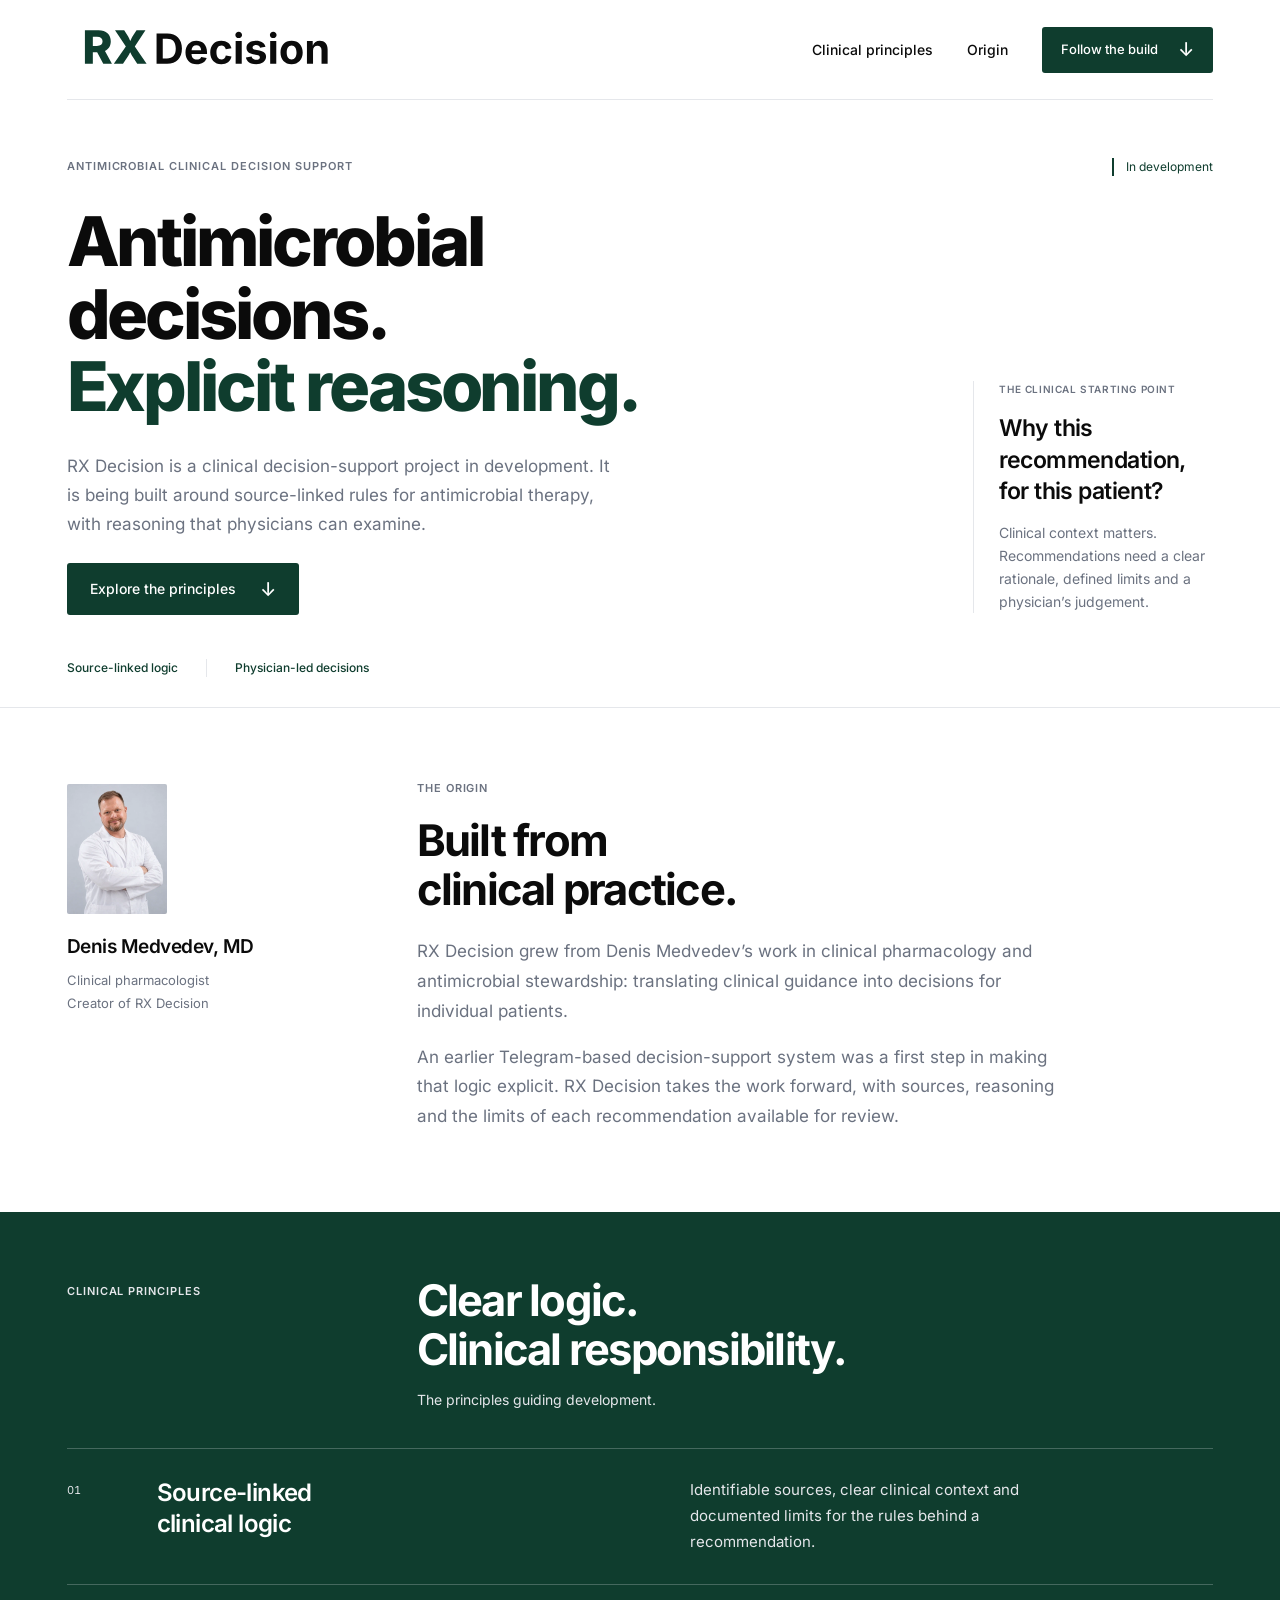
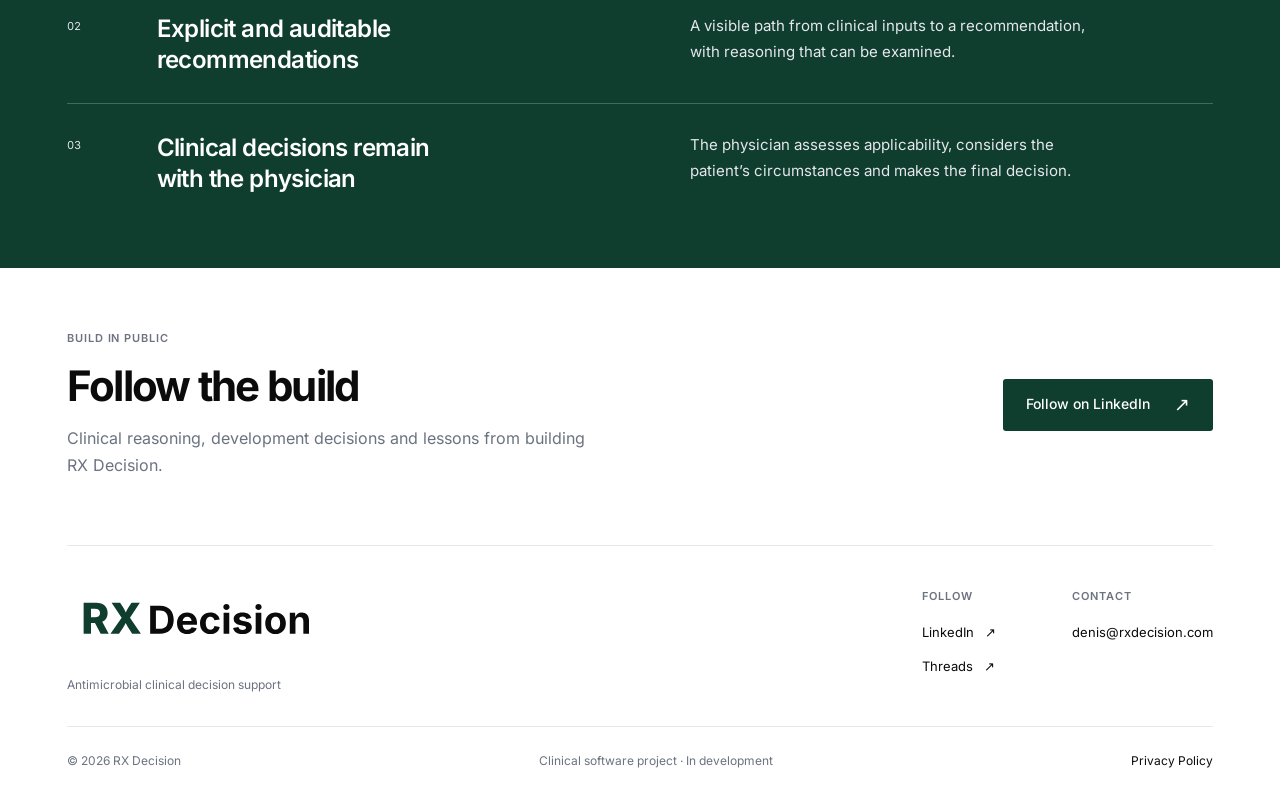
<file: index.html>
<!doctype html>
<html lang="en">
<head>
  <meta charset="utf-8">
  <meta name="viewport" content="width=device-width, initial-scale=1">
  <title>RX Decision — Antimicrobial Clinical Decision Support</title>
  <meta name="description" content="RX Decision is an antimicrobial clinical decision-support project in development. Source-linked clinical logic, explicit reasoning and decisions that remain with the physician.">
  <meta name="theme-color" content="#0F3D2E">
  <meta name="robots" content="index,follow">
  <link rel="canonical" href="https://rxdecision.com/">
  <link rel="icon" type="image/png" sizes="512x512" href="/assets/brand/rx_decision_app_icon_512.png">
  <link rel="apple-touch-icon" href="/assets/brand/rx_decision_app_icon_512.png">
  <link rel="preload" href="/assets/fonts/inter-latin-variable.woff2" as="font" type="font/woff2" crossorigin>
  <meta property="og:type" content="website">
  <meta property="og:url" content="https://rxdecision.com/">
  <meta property="og:title" content="RX Decision — Antimicrobial Clinical Decision Support">
  <meta property="og:description" content="Building clinical decision support that can be inspected. A project in development, grounded in clinical pharmacology.">
  <meta name="twitter:card" content="summary">
  <meta name="twitter:title" content="RX Decision">
  <meta name="twitter:description" content="Building clinical decision support that can be inspected.">
  <link rel="stylesheet" href="./styles.css?v=20261023-brand-v1">
  <script src="./script.js?v=20261023" defer></script>
</head>
<body id="top">
  <a class="skip-link" href="#main-content">Skip to content</a>
  <header class="site-header">
    <div class="shell header-inner">
      <a class="brand" href="#top" aria-label="RX Decision home">
        <span class="brand-wordmark"><img src="/assets/brand/rx_decision_logo_horizontal.svg" alt="RX Decision" width="1600" height="360" decoding="async"></span>
      </a>
      <nav class="desktop-nav" aria-label="Primary navigation">
        <a href="#principles">Clinical principles</a>
        <a href="#origin">Origin</a>
        <a class="button button-primary button-nav" href="#follow">Follow the build <span aria-hidden="true">↓</span></a>
      </nav>
      <button class="menu-toggle" type="button" aria-controls="mobile-menu" aria-expanded="false" aria-label="Open menu" hidden>
        <span class="menu-label">Menu</span><span class="menu-icon" aria-hidden="true"><span></span><span></span></span>
      </button>
    </div>
    <nav id="mobile-menu" class="mobile-menu shell" aria-label="Mobile navigation">
      <a href="#principles">Clinical principles <span aria-hidden="true">↓</span></a>
      <a href="#origin">Origin <span aria-hidden="true">↓</span></a>
      <a href="#follow">Follow the build <span aria-hidden="true">↓</span></a>
    </nav>
  </header>

  <main id="main-content" tabindex="-1">
    <section class="hero" aria-labelledby="hero-heading">
      <div class="shell">
        <div class="hero-intro">
          <p class="eyebrow">Antimicrobial clinical decision support</p>
          <p class="development-status">In development</p>
        </div>
        <div class="hero-grid">
          <div class="hero-copy">
            <h1 id="hero-heading"><span>Antimicrobial</span> <span>decisions.</span> <span class="hero-emphasis">Explicit reasoning.</span></h1>
            <p class="hero-description">RX Decision is a clinical decision-support project in development. It is being built around source-linked rules for antimicrobial therapy, with reasoning that physicians can examine.</p>
            <a class="button button-primary" href="#principles">Explore the principles <span aria-hidden="true">↓</span></a>
          </div>
          <aside class="hero-note" aria-label="The clinical starting point">
            <p class="eyebrow">The clinical starting point</p>
            <p class="clinical-question">Why this recommendation,<br>for this patient?</p>
            <p class="note-body">Clinical context matters. Recommendations need a clear rationale, defined limits and a physician’s judgement.</p>
          </aside>
        </div>
        <p class="hero-signature"><span>Source-linked logic</span><span>Physician-led decisions</span></p>
      </div>
    </section>

    <section id="origin" class="origin-section" aria-labelledby="origin-heading" tabindex="-1">
      <div class="shell origin-grid">
        <div class="origin-profile">
          <img class="portrait" src="/assets/denis-medvedev-portrait-approved-20261023.webp" alt="Denis Medvedev, MD" width="400" height="520" loading="lazy" decoding="async">
          <p class="person-name">Denis Medvedev, MD</p>
          <p class="person-role">Clinical pharmacologist<br>Creator of RX Decision</p>
        </div>
        <div class="origin-copy">
          <p class="eyebrow">The origin</p>
          <h2 id="origin-heading">Built from<br class="wide-break"> clinical practice.</h2>
          <p>RX Decision grew from Denis Medvedev’s work in clinical pharmacology and antimicrobial stewardship: translating clinical guidance into decisions for individual patients.</p>
          <p>An earlier Telegram-based decision-support system was a first step in making that logic explicit. RX Decision takes the work forward, with sources, reasoning and the limits of each recommendation available for review.</p>
        </div>
      </div>
    </section>

    <section id="principles" class="principles-section" aria-labelledby="principles-heading" tabindex="-1">
      <div class="shell">
        <div class="principles-header">
          <p class="eyebrow eyebrow-light">Clinical principles</p>
          <div>
            <h2 id="principles-heading">Clear logic.<br class="wide-break"> Clinical responsibility.</h2>
            <p class="principles-intro">The principles guiding development.</p>
          </div>
        </div>
        <ol class="principles-list">
          <li>
            <span class="principle-number" aria-hidden="true">01</span>
            <h3>Source-linked<br class="wide-break"> clinical logic</h3>
            <p>Identifiable sources, clear clinical context and documented limits for the rules behind a recommendation.</p>
          </li>
          <li>
            <span class="principle-number" aria-hidden="true">02</span>
            <h3>Explicit and auditable<br class="wide-break"> recommendations</h3>
            <p>A visible path from clinical inputs to a recommendation, with reasoning that can be examined.</p>
          </li>
          <li>
            <span class="principle-number" aria-hidden="true">03</span>
            <h3>Clinical decisions remain<br class="wide-break"> with the physician</h3>
            <p>The physician assesses applicability, considers the patient’s circumstances and makes the final decision.</p>
          </li>
        </ol>
      </div>
    </section>

    <section id="follow" class="follow-section" aria-labelledby="follow-heading" tabindex="-1">
      <div class="shell follow-grid">
        <div>
          <p class="eyebrow">Build in public</p>
          <h2 id="follow-heading">Follow the build</h2>
          <p class="follow-description">Clinical reasoning, development decisions and lessons from building RX Decision.</p>
        </div>
        <a class="button button-primary" href="https://www.linkedin.com/in/drdenismedvedev" target="_blank" rel="noopener noreferrer">Follow on LinkedIn <span aria-hidden="true">↗</span><span class="visually-hidden"> (opens in a new tab)</span></a>
      </div>
    </section>
  </main>

  <footer class="site-footer">
    <div class="shell">
      <div class="footer-top">
        <div>
          <a class="footer-brand" href="#top" aria-label="RX Decision home"><span class="brand-wordmark"><img src="/assets/brand/rx_decision_logo_horizontal.svg" alt="RX Decision" width="1600" height="360" loading="lazy" decoding="async"></span></a>
          <p class="footer-description">Antimicrobial clinical decision support</p>
        </div>
        <div class="footer-navigation">
          <nav class="footer-link-group" aria-label="Follow RX Decision">
            <p class="footer-label">Follow</p>
            <a href="https://www.linkedin.com/in/drdenismedvedev" target="_blank" rel="noopener noreferrer">LinkedIn <span aria-hidden="true">↗</span><span class="visually-hidden"> (opens in a new tab)</span></a>
            <a href="https://www.threads.net/@drdenismedvedev" target="_blank" rel="noopener noreferrer">Threads <span aria-hidden="true">↗</span><span class="visually-hidden"> (opens in a new tab)</span></a>
          </nav>
          <div class="footer-link-group">
            <p class="footer-label">Contact</p>
            <a href="mailto:denis@rxdecision.com">denis@rxdecision.com</a>
          </div>
        </div>
      </div>
      <div class="footer-bottom">
        <p>© 2026 RX Decision</p>
        <p>Clinical software project · In development</p>
        <a href="./privacy.html">Privacy Policy</a>
      </div>
    </div>
  </footer>
</body>
</html>
</file>
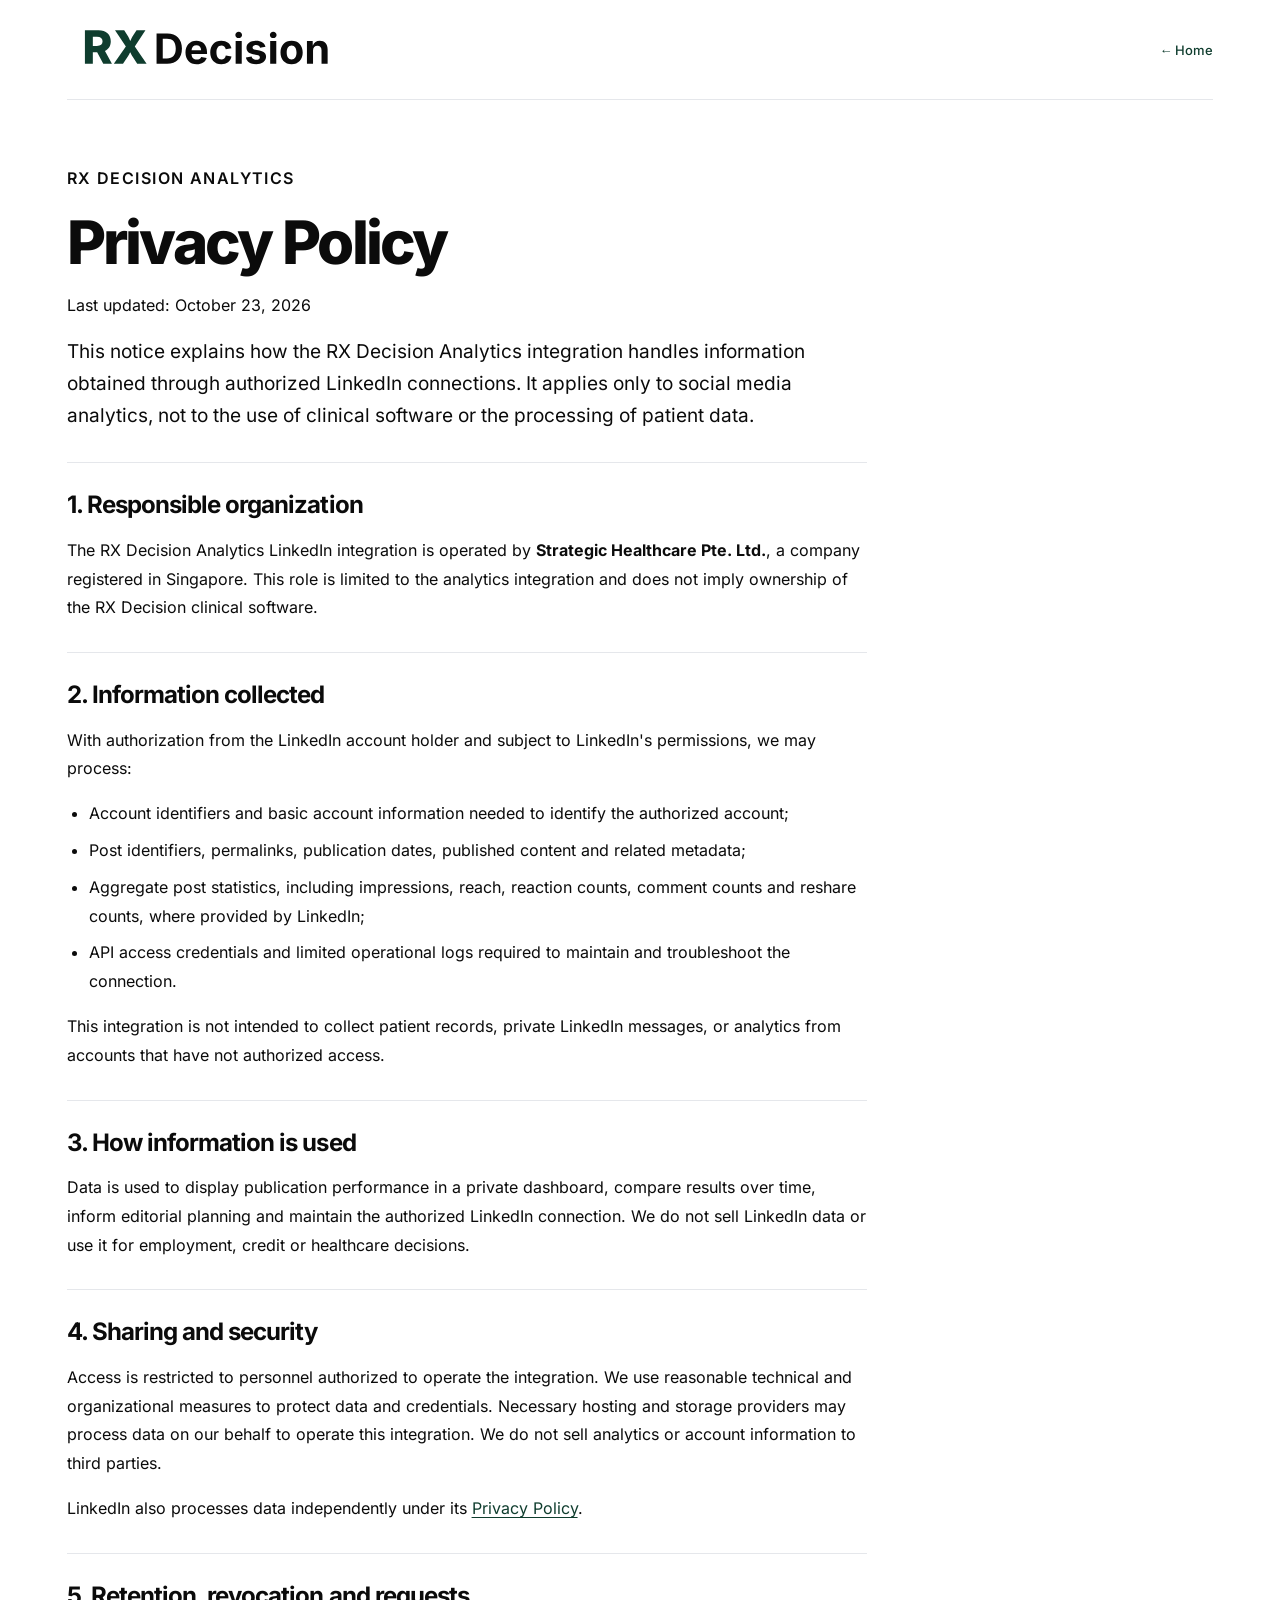
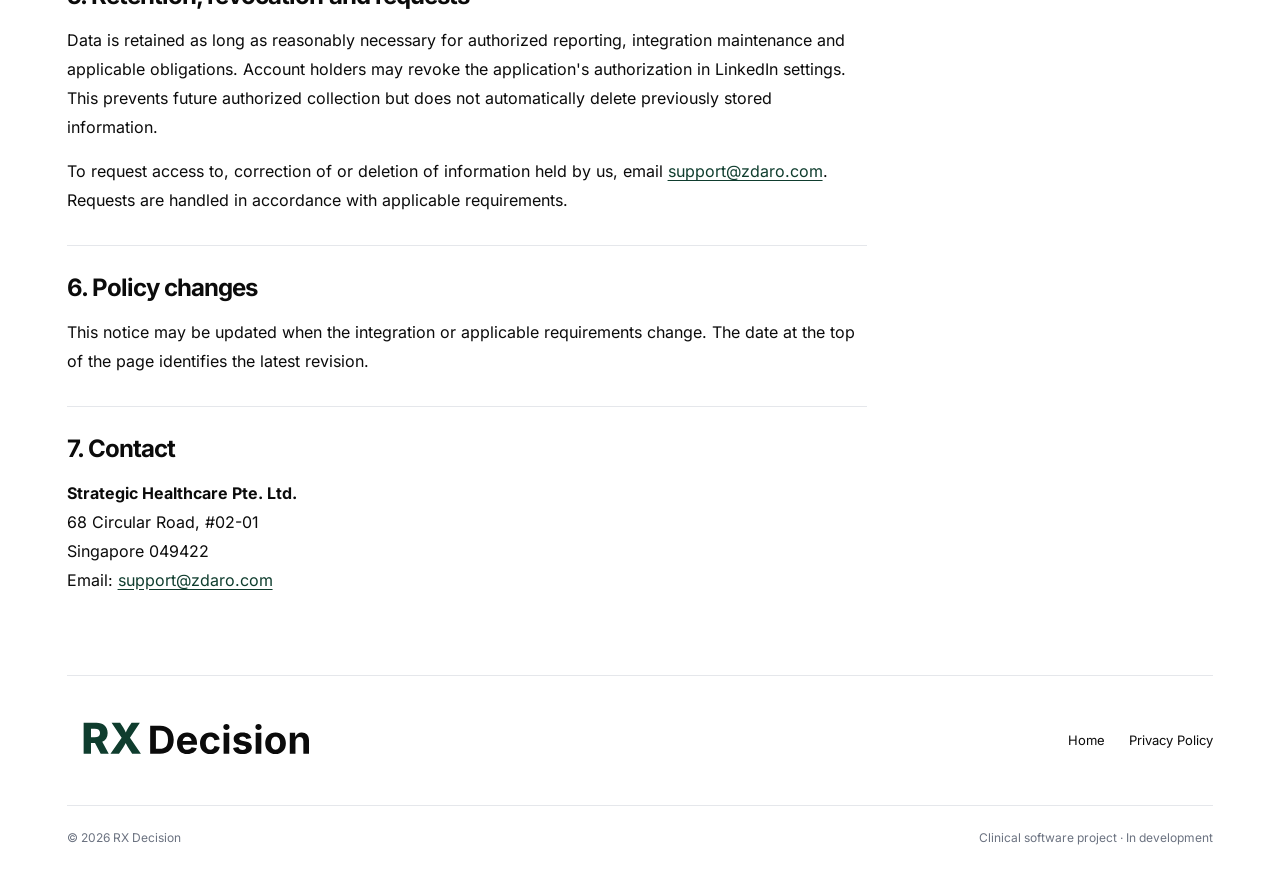
<file: privacy.html>
<!doctype html>
<html lang="en">
<head>
  <meta charset="utf-8">
  <meta name="viewport" content="width=device-width, initial-scale=1">
  <title>Privacy Policy | RX Decision Analytics</title>
  <meta name="description" content="Privacy notice for the RX Decision Analytics LinkedIn integration, operated by Strategic Healthcare Pte. Ltd.">
  <meta name="theme-color" content="#0F3D2E">
  <link rel="canonical" href="https://rxdecision.com/privacy.html">
  <link rel="icon" type="image/png" sizes="512x512" href="/assets/brand/rx_decision_app_icon_512.png">
  <link rel="apple-touch-icon" href="/assets/brand/rx_decision_app_icon_512.png">
  <link rel="preload" href="/assets/fonts/inter-latin-variable.woff2" as="font" type="font/woff2" crossorigin>
  <link rel="stylesheet" href="./styles.css?v=20261023-brand-v1">
</head>
<body id="top">
  <a class="skip-link" href="#main-content">Skip to content</a>
  <header class="site-header legal-header">
    <div class="shell header-inner">
      <a class="brand" href="/" aria-label="RX Decision home"><span class="brand-wordmark"><img src="/assets/brand/rx_decision_logo_horizontal.svg" alt="RX Decision" width="1600" height="360" decoding="async"></span></a>
      <a class="legal-back" href="/">← Home</a>
    </div>
  </header>

  <main id="main-content" class="legal-main" tabindex="-1">
    <div class="shell">
      <article class="legal-copy">
        <p class="eyebrow">RX DECISION ANALYTICS</p>
        <h1>Privacy Policy</h1>
        <p class="legal-date">Last updated: October 23, 2026</p>
        <p class="legal-intro">
          This notice explains how the RX Decision Analytics integration handles information
          obtained through authorized LinkedIn connections. It applies only to social media
          analytics, not to the use of clinical software or the processing of patient data.
        </p>

        <section>
          <h2>1. Responsible organization</h2>
          <p>
            The RX Decision Analytics LinkedIn integration is operated by
            <strong>Strategic Healthcare Pte. Ltd.</strong>, a company registered in Singapore.
            This role is limited to the analytics integration and does not imply ownership
            of the RX Decision clinical software.
          </p>
        </section>
        <section>
          <h2>2. Information collected</h2>
          <p>With authorization from the LinkedIn account holder and subject to LinkedIn's permissions, we may process:</p>
          <ul>
            <li>Account identifiers and basic account information needed to identify the authorized account;</li>
            <li>Post identifiers, permalinks, publication dates, published content and related metadata;</li>
            <li>Aggregate post statistics, including impressions, reach, reaction counts, comment counts and reshare counts, where provided by LinkedIn;</li>
            <li>API access credentials and limited operational logs required to maintain and troubleshoot the connection.</li>
          </ul>
          <p>
            This integration is not intended to collect patient records, private LinkedIn messages,
            or analytics from accounts that have not authorized access.
          </p>
        </section>
        <section>
          <h2>3. How information is used</h2>
          <p>
            Data is used to display publication performance in a private dashboard, compare results
            over time, inform editorial planning and maintain the authorized LinkedIn connection.
            We do not sell LinkedIn data or use it for employment, credit or healthcare decisions.
          </p>
        </section>
        <section>
          <h2>4. Sharing and security</h2>
          <p>
            Access is restricted to personnel authorized to operate the integration. We use reasonable
            technical and organizational measures to protect data and credentials. Necessary hosting
            and storage providers may process data on our behalf to operate this integration.
            We do not sell analytics or account information to third parties.
          </p>
          <p>
            LinkedIn also processes data independently under its
            <a href="https://www.linkedin.com/legal/privacy-policy" rel="noopener noreferrer" target="_blank">Privacy Policy</a>.
          </p>
        </section>
        <section>
          <h2>5. Retention, revocation and requests</h2>
          <p>
            Data is retained as long as reasonably necessary for authorized reporting,
            integration maintenance and applicable obligations. Account holders may revoke
            the application's authorization in LinkedIn settings. This prevents future
            authorized collection but does not automatically delete previously stored information.
          </p>
          <p>
            To request access to, correction of or deletion of information held by us, email
            <a href="mailto:support@zdaro.com">support@zdaro.com</a>.
            Requests are handled in accordance with applicable requirements.
          </p>
        </section>
        <section>
          <h2>6. Policy changes</h2>
          <p>
            This notice may be updated when the integration or applicable requirements change.
            The date at the top of the page identifies the latest revision.
          </p>
        </section>
        <section>
          <h2>7. Contact</h2>
          <address>
            <strong>Strategic Healthcare Pte. Ltd.</strong><br>
            68 Circular Road, #02-01<br>
            Singapore 049422<br>
            Email: <a href="mailto:support@zdaro.com">support@zdaro.com</a>
          </address>
        </section>
      </article>
    </div>
  </main>

  <footer class="site-footer">
    <div class="shell">
      <div class="legal-footer-top">
        <a class="footer-brand" href="/" aria-label="RX Decision home"><span class="brand-wordmark"><img src="/assets/brand/rx_decision_logo_horizontal.svg" alt="RX Decision" width="1600" height="360" loading="lazy" decoding="async"></span></a>
        <nav class="legal-footer-links" aria-label="Footer navigation"><a href="/">Home</a><a href="./privacy.html" aria-current="page">Privacy Policy</a></nav>
      </div>
      <div class="footer-bottom"><p>© 2026 RX Decision</p><p>Clinical software project · In development</p></div>
    </div>
  </footer>
</body>
</html>
</file>
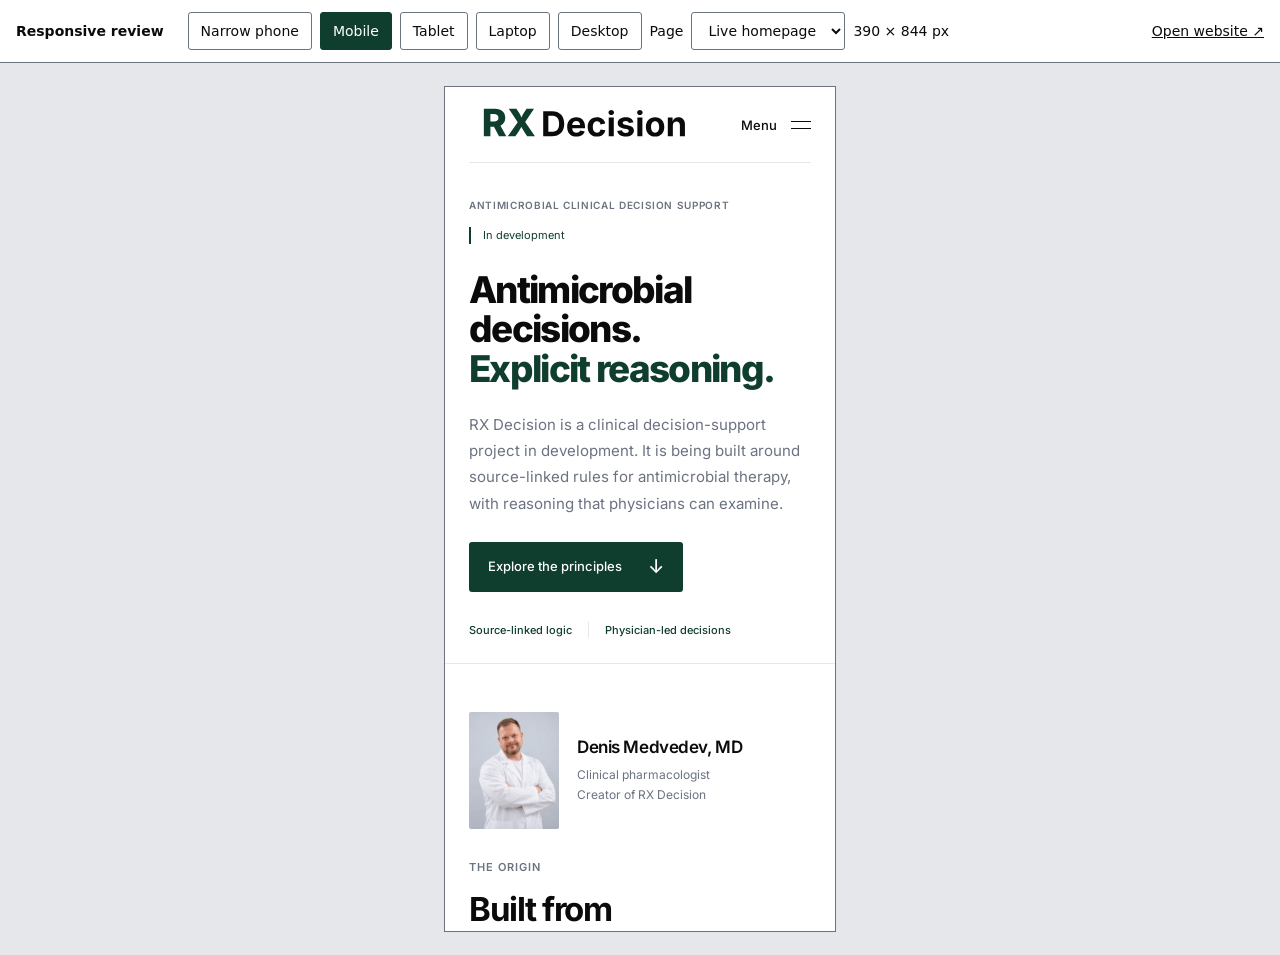
<file: preview/review.html>
<!doctype html>
<html lang="en">
<head>
<meta charset="utf-8">
<meta name="viewport" content="width=device-width,initial-scale=1">
<meta name="robots" content="noindex,nofollow">
<title>RX Decision · responsive review</title>
<style>
*{box-sizing:border-box}body{margin:0;background:#e5e7eb;font:14px system-ui;color:#0b0b0b}.toolbar{position:sticky;top:0;z-index:2;display:flex;align-items:center;flex-wrap:wrap;gap:8px;padding:12px 16px;background:white;border-bottom:1px solid #6b7280}.toolbar strong{margin-right:16px}button,select,a{font:inherit;color:inherit}button,select{min-height:38px;border:1px solid #6b7280;background:white;padding:6px 12px;border-radius:3px}button[aria-pressed=true]{background:#0f3d2e;color:white;border-color:#0f3d2e}a{margin-left:auto}main{padding:24px;overflow:auto}iframe{display:block;max-width:none;border:0;background:white;margin:auto;width:390px;height:844px;box-shadow:0 0 0 1px #6b7280}output{font-variant-numeric:tabular-nums}
</style>
</head>
<body>
<header class="toolbar"><strong>Responsive review</strong><button data-width="320" data-height="800" aria-pressed="false">Narrow phone</button><button data-width="390" data-height="844" aria-pressed="true">Mobile</button><button data-width="834" data-height="1194" aria-pressed="false">Tablet</button><button data-width="1024" data-height="768" aria-pressed="false">Laptop</button><button data-width="1440" data-height="1000" aria-pressed="false">Desktop</button><label for="page">Page</label><select id="page"><option value="../">Live homepage</option><option value="../privacy.html">Privacy Policy</option></select><output id="size">390 × 844 px</output><a href="../">Open website ↗</a></header>
<main><iframe title="RX Decision responsive viewport"></iframe></main>
<script>
const frame=document.querySelector('iframe');
const size=document.querySelector('#size');
const buttons=[...document.querySelectorAll('button')];
for(const button of buttons)button.addEventListener('click',()=>{frame.style.width=button.dataset.width+'px';frame.style.height=button.dataset.height+'px';size.value=button.dataset.width+' × '+button.dataset.height+' px';buttons.forEach(b=>b.setAttribute('aria-pressed',String(b===button)))});
const page=document.querySelector('#page');
const loadPage=()=>{const url=new URL(page.value,location.href);url.searchParams.set('review',Date.now());frame.src=url.href};
page.addEventListener('change',loadPage);
loadPage();
</script>
</body></html>
</file>
<file: styles.css>
@font-face {
  font-family: "Inter";
  font-style: normal;
  font-weight: 100 900;
  font-display: swap;
  src: url("/assets/fonts/inter-latin-variable.woff2") format("woff2");
}

:root {
  --green: #0F3D2E;
  --black: #0B0B0B;
  --cool-gray: #6B7280;
  --light-gray: #E5E7EB;
  --white: #FFFFFF;
  --shell: 1240px;
  --page-pad: clamp(24px, 5.2vw, 80px);
}

* { box-sizing: border-box; }
html { scroll-behavior: smooth; scroll-padding-top: 28px; }
body { margin: 0; background: var(--white); color: var(--black); font-family: "Inter", Arial, sans-serif; -webkit-font-smoothing: antialiased; text-rendering: optimizeLegibility; }
[hidden] { display: none !important; }
a { color: inherit; text-decoration: none; }
button, input, select { font: inherit; }
button, a { -webkit-tap-highlight-color: transparent; }
button { cursor: pointer; }
img { display: block; max-width: 100%; }
:focus-visible { outline: 2px solid var(--green); outline-offset: 5px; }
main:focus, section[tabindex="-1"]:focus { outline: none; }
section { scroll-margin-top: 28px; }
.shell { width: min(calc(100% - var(--page-pad) * 2), var(--shell)); margin-inline: auto; }
.visually-hidden { position: absolute; width: 1px; height: 1px; padding: 0; margin: -1px; overflow: hidden; clip-path: inset(50%); white-space: nowrap; border: 0; }
.skip-link { position: absolute; z-index: 100; top: 12px; left: 24px; padding: 14px 20px; background: var(--green); color: var(--white); transform: translateY(-160%); }
.skip-link:focus { transform: translateY(0); outline: 2px solid var(--black); }

/* Unchanged Brand v1 SVG. Only the surplus transparent right margin is outside
   this 1280 × 360 display window; every logo path remains visible. */
.brand-wordmark { display: block; overflow: hidden; width: 280px; aspect-ratio: 1280 / 360; }
.brand-wordmark img { width: 125%; max-width: none; height: auto; }
.site-header { background: var(--white); }
.header-inner { min-height: 100px; display: flex; align-items: center; justify-content: space-between; gap: 24px; border-bottom: 1px solid var(--light-gray); }
.brand, .footer-brand { flex-shrink: 0; display: inline-block; }
.desktop-nav { display: flex; align-items: center; gap: 34px; font-size: 14px; font-weight: 500; }
.desktop-nav > a:not(.button) { padding-block: 15px; }
.desktop-nav > a:not(.button):hover, .footer-link-group a:hover, .footer-bottom a:hover, .legal-back:hover { text-decoration: underline; text-underline-offset: 5px; }
.button { display: inline-flex; align-items: center; justify-content: center; gap: 24px; min-height: 52px; border: 1px solid transparent; border-radius: 3px; padding: 15px 22px; font-size: 14px; font-weight: 500; line-height: 1.35; transition: background-color .16s ease, color .16s ease; }
.button > [aria-hidden] { font-size: 19px; line-height: 1; }
.button-primary { background: var(--green); color: var(--white); }
.button-primary:hover { background: var(--black); }
.button-nav { min-height: 46px; padding: 12px 18px; gap: 20px; font-size: 13px; }
.menu-toggle, .mobile-menu { display: none; }

.eyebrow { margin: 0; color: var(--cool-gray); font-size: 11px; line-height: 1.6; font-weight: 600; letter-spacing: .09em; text-transform: uppercase; }
.hero { padding: 58px 0 30px; }
.hero-intro { display: flex; justify-content: space-between; align-items: center; gap: 24px; margin-bottom: 30px; }
.development-status { margin: 0; padding-left: 12px; border-left: 2px solid var(--green); color: var(--green); font-size: 12px; line-height: 1.5; white-space: nowrap; }
.hero-grid { display: grid; grid-template-columns: minmax(0, 1fr) 240px; gap: 48px; align-items: end; }
.hero h1 { margin: 0; font-size: clamp(46px, 5.35vw, 78px); font-weight: 800; line-height: 1.06; letter-spacing: -.045em; }
.hero h1 > span { display: block; }
.hero-emphasis { color: var(--green); }
.hero-description { max-width: 560px; margin: 28px 0 25px; font-size: 17px; line-height: 1.7; color: var(--cool-gray); }
.hero-note { padding-left: 25px; border-left: 1px solid var(--light-gray); margin-bottom: 2px; }
.hero-note .eyebrow { font-size: 10px; letter-spacing: .06em; }
.clinical-question { margin: 16px 0 14px; font-size: 23px; line-height: 1.36; font-weight: 600; letter-spacing: -.025em; }
.note-body { color: var(--cool-gray); font-size: 14px; line-height: 1.65; margin: 0; }
.hero-signature { display: flex; gap: 28px; margin: 44px 0 0; color: var(--green); font-size: 12px; line-height: 1.5; font-weight: 500; }
.hero-signature span + span { padding-left: 28px; border-left: 1px solid var(--light-gray); }

.origin-section { border-top: 1px solid var(--light-gray); padding: 72px 0 80px; }
.origin-grid { display: grid; grid-template-columns: 270px minmax(0, 1fr); gap: 80px; align-items: start; }
.origin-profile { padding-top: 4px; }
.portrait { width: 100px; height: 130px; object-fit: contain; border-radius: 2px; margin-bottom: 20px; }
.person-name { font-size: 19px; line-height: 1.4; font-weight: 600; letter-spacing: -.025em; margin: 0 0 8px; }
.person-role { color: var(--cool-gray); font-size: 13px; line-height: 1.75; margin: 0; }
h2 { font-size: clamp(32px, 3.4vw, 46px); line-height: 1.12; letter-spacing: -.04em; font-weight: 700; }
.origin-copy .eyebrow { margin-bottom: 18px; }
.origin-copy h2 { margin: 0 0 24px; }
.origin-copy > p:not(.eyebrow) { max-width: 640px; margin: 0 0 16px; font-size: 17px; line-height: 1.75; color: var(--cool-gray); }
.origin-copy > p:last-child { margin-bottom: 0; }

.principles-section { padding: 64px 0 46px; background: var(--green); color: var(--white); }
.eyebrow-light { color: var(--light-gray); }
.principles-header { display: grid; grid-template-columns: 270px minmax(0, 1fr); gap: 80px; align-items: start; padding-bottom: 36px; }
.principles-header > .eyebrow { padding-top: 7px; }
.principles-header h2 { margin: 0 0 16px; }
.principles-intro { margin: 0; color: var(--light-gray); font-size: 14px; line-height: 1.6; }
.principles-list { list-style: none; margin: 0; padding: 0; }
.principles-list li { display: grid; grid-template-columns: 54px minmax(0, .95fr) minmax(0, 1fr); gap: 36px; padding: 28px 0; border-top: 1px solid rgb(229 231 235 / 25%); align-items: start; }
.principle-number { font-size: 11px; line-height: 1.8; font-variant-numeric: tabular-nums; color: var(--light-gray); padding-top: 4px; }
.principles-list h3 { margin: 0; font-size: 24px; font-weight: 600; line-height: 1.3; letter-spacing: -.025em; }
.principles-list p { margin: 0; max-width: 410px; color: var(--light-gray); font-size: 15px; line-height: 1.75; }

.follow-section { padding: 62px 0 66px; }
.follow-grid { display: grid; grid-template-columns: minmax(0, 1fr) auto; gap: 48px; align-items: center; }
.follow-grid .eyebrow { margin-bottom: 14px; }
.follow-grid h2 { margin: 0 0 16px; font-size: 42px; }
.follow-description { max-width: 520px; font-size: 16px; line-height: 1.7; color: var(--cool-gray); margin: 0; }

.site-footer { color: var(--black); background: var(--white); }
.site-footer > .shell { border-top: 1px solid var(--light-gray); }
.footer-top { display: grid; grid-template-columns: 1fr auto; gap: 48px; padding: 38px 0 30px; }
.footer-brand .brand-wordmark { width: 260px; }
.footer-description { color: var(--cool-gray); font-size: 12px; line-height: 1.7; margin: 14px 0 0; }
.footer-navigation { display: flex; gap: 76px; padding-top: 4px; }
.footer-label { margin: 0 0 9px; color: var(--cool-gray); text-transform: uppercase; font-size: 11px; line-height: 1.6; font-weight: 600; letter-spacing: .08em; }
.footer-link-group a { display: block; min-height: 34px; padding: 6px 0; font-size: 13px; line-height: 1.7; }
.footer-link-group a > [aria-hidden] { margin-left: 7px; }
.footer-bottom { display: flex; justify-content: space-between; align-items: center; gap: 20px; min-height: 66px; padding: 16px 0; border-top: 1px solid var(--light-gray); font-size: 12px; line-height: 1.7; color: var(--cool-gray); }
.footer-bottom p { margin: 0; }
.footer-bottom > a { color: var(--black); padding-block: 8px; }

/* Shared presentation for the existing privacy notice; its text is unchanged. */
.legal-main { padding: 64px 0 80px; }
.legal-copy { max-width: 800px; }
.legal-copy h1 { font-size: clamp(40px, 5vw, 60px); font-weight: 800; line-height: 1.1; letter-spacing: -.045em; margin: 16px 0; }
.legal-date { font-size: 13px; color: var(--cool-gray); margin: 0 0 32px; }
.legal-copy .legal-intro { font-size: 19px; line-height: 1.7; color: var(--black); }
.legal-copy section { border-top: 1px solid var(--light-gray); margin-top: 30px; padding-top: 26px; }
.legal-copy h2 { font-size: 24px; line-height: 1.35; margin: 0 0 14px; }
.legal-copy p, .legal-copy li, .legal-copy address { font-size: 16px; line-height: 1.8; color: var(--black); }
.legal-copy p { margin: 0 0 16px; }
.legal-copy ul { padding-left: 22px; margin: 0 0 16px; }
.legal-copy li { margin-bottom: 8px; }
.legal-copy a { color: var(--green); text-decoration: underline; text-underline-offset: 3px; overflow-wrap: anywhere; }
.legal-copy address { font-style: normal; }
.legal-back { display: inline-flex; align-items: center; min-height: 44px; white-space: nowrap; font-size: 13px; font-weight: 500; color: var(--green); padding-block: 12px; }
.legal-footer-top { display: flex; justify-content: space-between; align-items: center; padding-block: 28px; gap: 24px; }
.legal-footer-links { display: flex; gap: 24px; font-size: 13px; }
.legal-footer-links a { padding-block: 12px; }

@media (min-width: 1440px) {
  .hero-grid { gap: 72px; grid-template-columns: minmax(0, 1fr) 260px; }
}
@media (max-width: 1100px) {
  :root { --page-pad: 40px; }
  .hero-grid { grid-template-columns: minmax(0, 1fr) 210px; gap: 30px; }
  .hero h1 { font-size: 58px; }
  .hero-note { padding-left: 20px; }
  .clinical-question { font-size: 20px; }
  .desktop-nav { gap: 24px; }
  .origin-grid, .principles-header { grid-template-columns: 220px minmax(0, 1fr); gap: 48px; }
  .footer-navigation { gap: 44px; }
}
@media (max-width: 860px) {
  :root { --page-pad: 32px; }
  .header-inner { min-height: 82px; }
  .brand-wordmark { width: 250px; }
  .desktop-nav { display: none; }
  .menu-toggle { display: inline-flex; align-items: center; gap: 14px; min-height: 44px; background: var(--white); color: var(--black); padding: 8px 0 8px 12px; border: 0; }
  .menu-label { font-size: 13px; font-weight: 500; }
  .menu-icon { display: grid; gap: 6px; width: 20px; }
  .menu-icon span { display: block; height: 1px; width: 20px; background: var(--black); transition: transform .16s ease; }
  .menu-toggle[aria-expanded="true"] .menu-icon span:first-child { transform: translateY(3.5px) rotate(45deg); }
  .menu-toggle[aria-expanded="true"] .menu-icon span:last-child { transform: translateY(-3.5px) rotate(-45deg); }
  .mobile-menu { display: grid; padding-bottom: 12px; border-bottom: 1px solid var(--light-gray); }
  .mobile-menu a { display: flex; justify-content: space-between; padding: 18px 0; min-height: 54px; font-size: 15px; border-top: 1px solid var(--light-gray); }
  .mobile-menu a:first-child { border-top: 0; }
  .hero { padding-top: 42px; }
  .hero-grid { grid-template-columns: 1fr; gap: 28px; }
  .hero h1 { font-size: clamp(42px, 7.4vw, 64px); }
  .hero-description { max-width: 570px; }
  .hero-note { display: none; }
  .hero-signature { margin-top: 36px; }
  .origin-section { padding: 56px 0; }
  .origin-grid { grid-template-columns: 190px minmax(0, 1fr); gap: 36px; }
  .person-name { font-size: 17px; }
  .origin-copy > p:not(.eyebrow) { font-size: 16px; }
  .principles-section { padding: 52px 0 26px; }
  .principles-header { grid-template-columns: 190px minmax(0, 1fr); gap: 36px; }
  .principles-list li { grid-template-columns: 30px minmax(0, .95fr) minmax(0, 1fr); gap: 24px; }
  .principles-list h3 { font-size: 21px; }
  .principles-list p { font-size: 14px; }
  .follow-grid { gap: 32px; }
  .follow-grid h2 { font-size: 36px; }
  .footer-top { gap: 32px; }
  .footer-navigation { gap: 32px; }
  .footer-bottom { flex-wrap: wrap; }
}
@media (max-width: 620px) {
  :root { --page-pad: 24px; }
  .header-inner { min-height: 76px; gap: 12px; }
  .brand-wordmark, .footer-brand .brand-wordmark { width: 232px; }
  .hero { padding: 34px 0 25px; }
  .hero-intro { display: block; margin-bottom: 26px; }
  .hero-intro .eyebrow { font-size: 10px; letter-spacing: .065em; max-width: 290px; }
  .development-status { font-size: 11px; margin-top: 14px; }
  .hero h1 { font-size: clamp(34px, 9.45vw, 54px); letter-spacing: -.045em; line-height: 1.08; }
  .hero-description { margin-top: 23px; font-size: 15px; line-height: 1.75; }
  .button { min-height: 50px; font-size: 13px; padding: 14px 18px; gap: 26px; }
  .hero-signature { gap: 16px; font-size: 11px; margin-top: 30px; }
  .hero-signature span + span { padding-left: 16px; }
  .origin-section { padding: 44px 0 48px; }
  .origin-grid { grid-template-columns: 1fr; gap: 30px; }
  .origin-profile { display: grid; grid-template-columns: 90px minmax(0, 1fr); grid-template-rows: auto auto; column-gap: 18px; align-content: start; }
  .portrait { width: 90px; height: 117px; grid-row: 1 / 3; margin: 0; }
  .person-name { align-self: end; margin-bottom: 5px; font-size: 17px; }
  .person-role { font-size: 12px; line-height: 1.7; }
  .origin-copy .eyebrow { margin-bottom: 14px; }
  .origin-copy h2 { font-size: 33px; margin-bottom: 20px; }
  .origin-copy > p:not(.eyebrow) { font-size: 15px; line-height: 1.8; }
  .principles-section { padding: 42px 0 20px; }
  .principles-header { grid-template-columns: 1fr; gap: 16px; padding-bottom: 28px; }
  .principles-header > .eyebrow { padding: 0; }
  .principles-header h2 { font-size: 34px; }
  .principles-intro { font-size: 12px; }
  .principles-list li { grid-template-columns: 24px minmax(0, 1fr); column-gap: 18px; row-gap: 12px; padding: 24px 0; }
  .principle-number { grid-column: 1; grid-row: 1; font-size: 10px; }
  .principles-list h3 { grid-column: 2; font-size: 22px; }
  .principles-list p { grid-column: 2; font-size: 14px; }
  .follow-section { padding: 44px 0 48px; }
  .follow-grid { grid-template-columns: 1fr; gap: 25px; }
  .follow-grid h2 { font-size: 34px; }
  .follow-description { font-size: 15px; }
  .follow-grid > .button { justify-self: start; }
  .footer-top { grid-template-columns: 1fr; gap: 28px; padding: 30px 0; }
  .footer-navigation { display: grid; grid-template-columns: .75fr 1.25fr; gap: 20px; }
  .footer-description { font-size: 12px; }
  .footer-link-group a { min-height: 40px; font-size: 12px; padding-block: 9px; }
  .footer-bottom { display: grid; grid-template-columns: 1fr auto; font-size: 12px; gap: 4px 16px; padding: 18px 0 22px; }
  .footer-bottom p:nth-child(2) { grid-column: 1 / -1; grid-row: 2; }
  .footer-bottom a { grid-column: 2; grid-row: 1; }
  .legal-main { padding: 40px 0 55px; }
  .legal-copy h1 { font-size: 40px; }
  .legal-copy .legal-intro { font-size: 17px; }
  .legal-copy p, .legal-copy li, .legal-copy address { font-size: 15px; }
  .legal-copy h2 { font-size: 22px; }
  .legal-back { font-size: 12px; }
  .legal-footer-top { align-items: start; flex-direction: column; gap: 20px; }
}
@media (max-width: 360px) {
  :root { --page-pad: 20px; }
  .header-inner { gap: 10px; }
  .brand-wordmark, .footer-brand .brand-wordmark { width: 210px; }
  .menu-toggle { min-width: 44px; justify-content: center; padding-inline: 12px; }
  .menu-label { display: none; }
  .hero h1 { font-size: 34px; }
  .hero-signature { gap: 13px; font-size: 10px; }
  .hero-signature span + span { padding-left: 13px; }
  .footer-navigation { grid-template-columns: 1fr; }
  .legal-header .header-inner { gap: 8px; }
}
@media (prefers-reduced-motion: reduce) {
  html { scroll-behavior: auto; }
  *, *::before, *::after { transition-duration: .01ms !important; animation-duration: .01ms !important; }
}
@media print {
  .site-header, .skip-link, .menu-toggle, .mobile-menu, .hero-note, .follow-section { display: none !important; }
  .shell { width: 100%; }
  .hero { padding-top: 0; }
  .principles-section { color: var(--black); background: var(--white); }
  .principles-section p, .principle-number, .eyebrow-light { color: var(--black); }
  .principles-list li { border-color: var(--light-gray); }
  .origin-section, .principles-list li { break-inside: avoid; }
}
</file>
